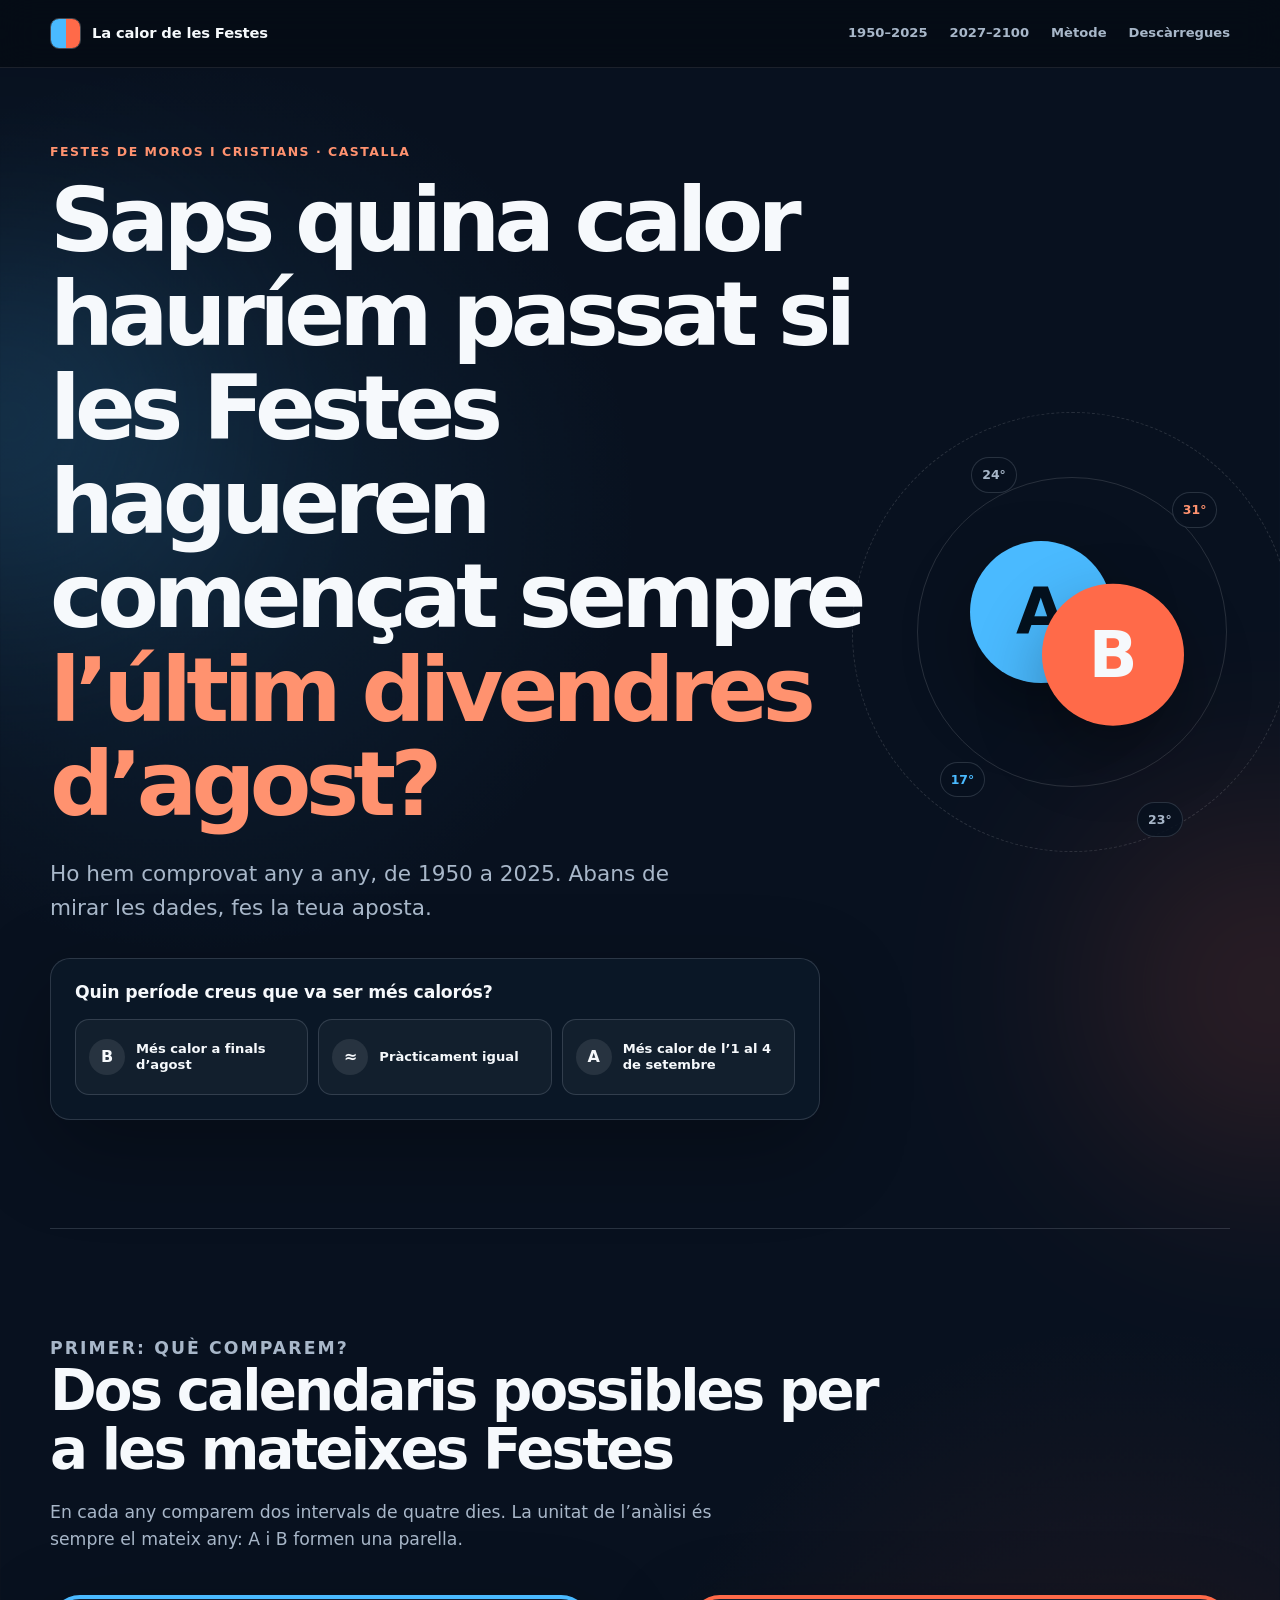
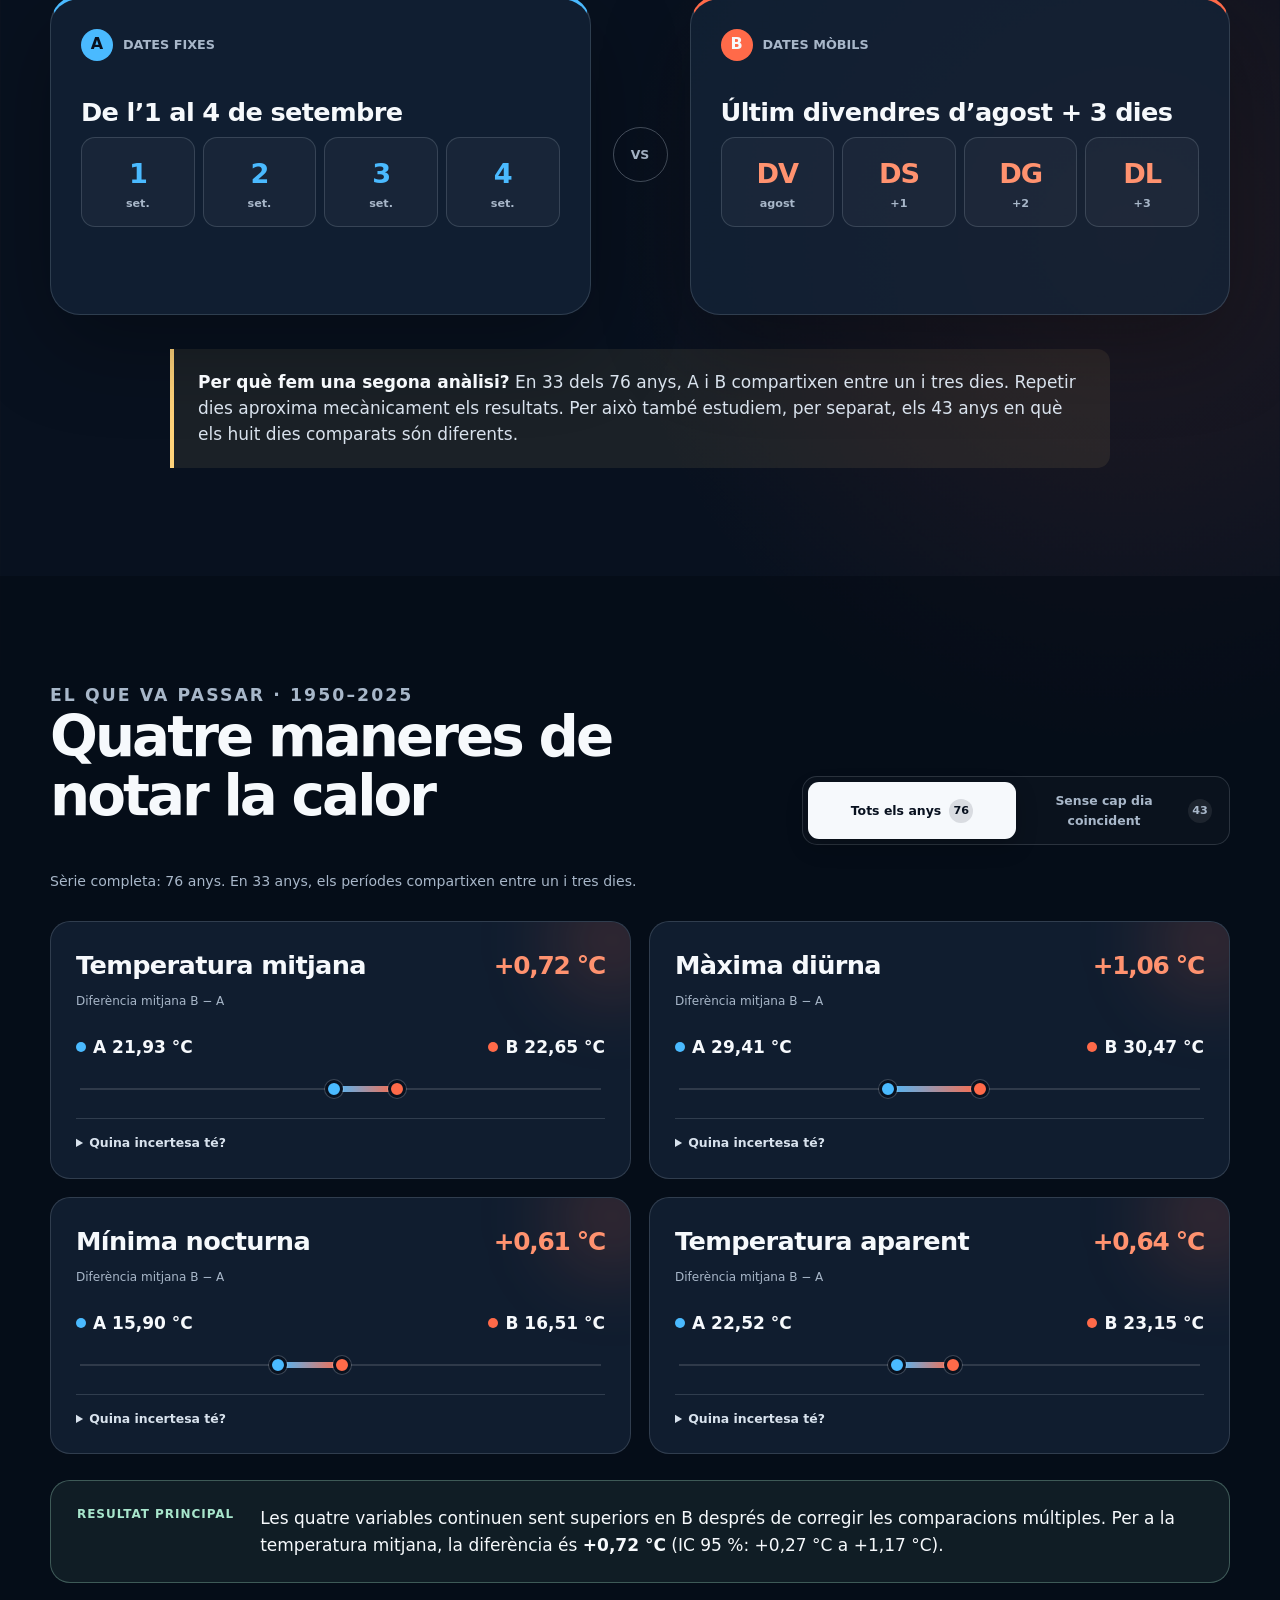
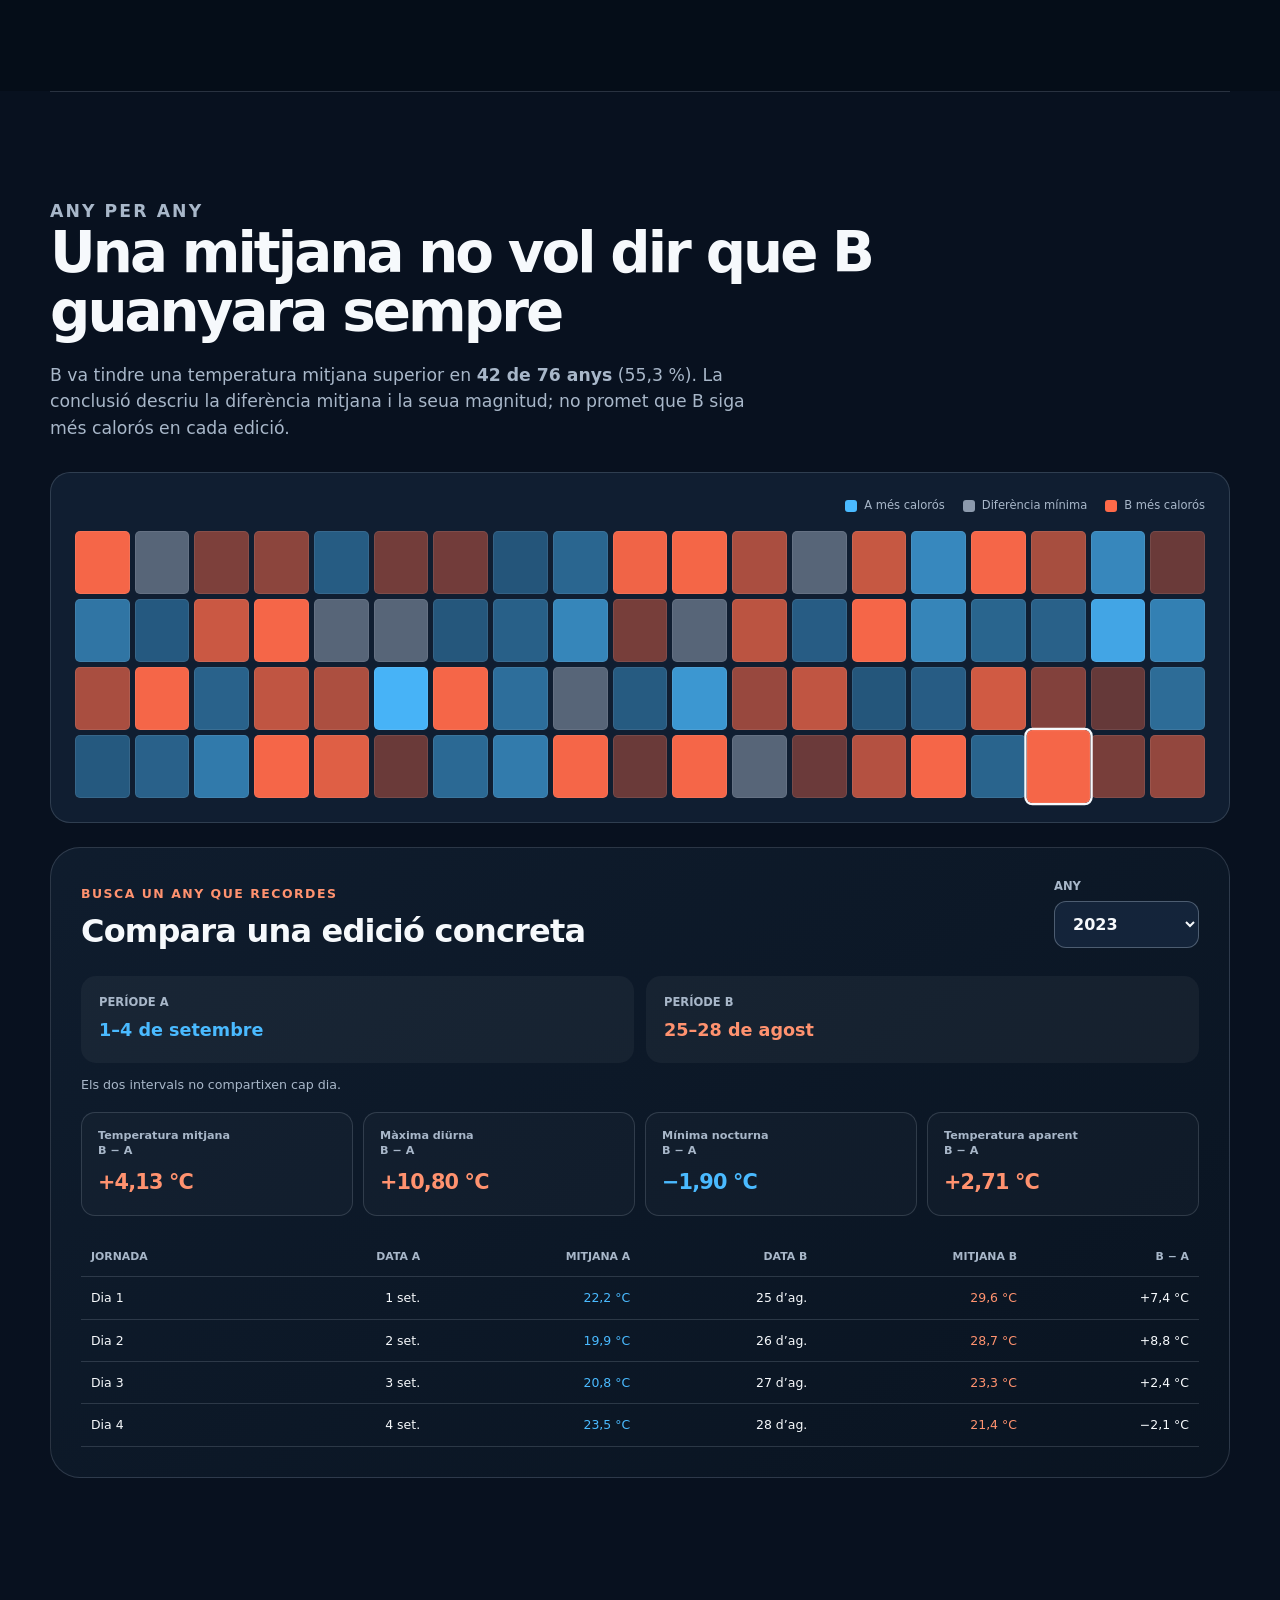
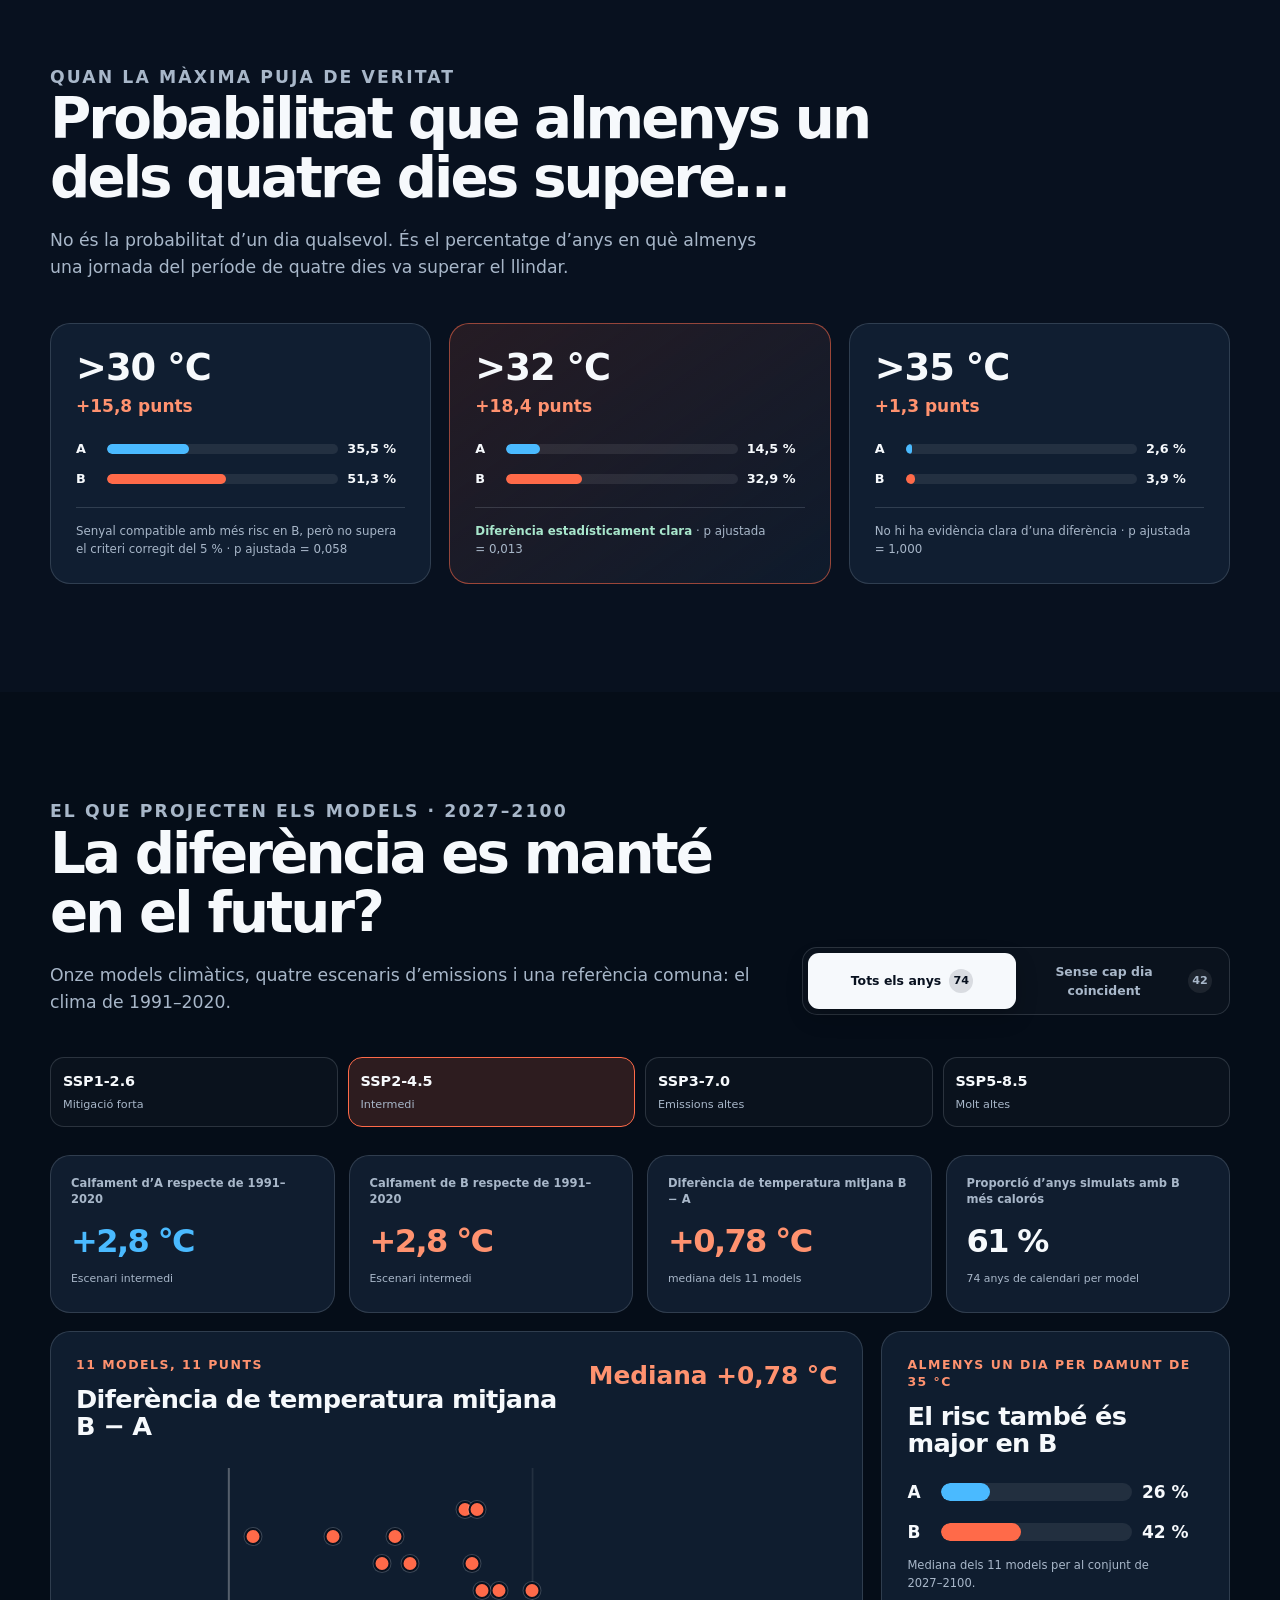
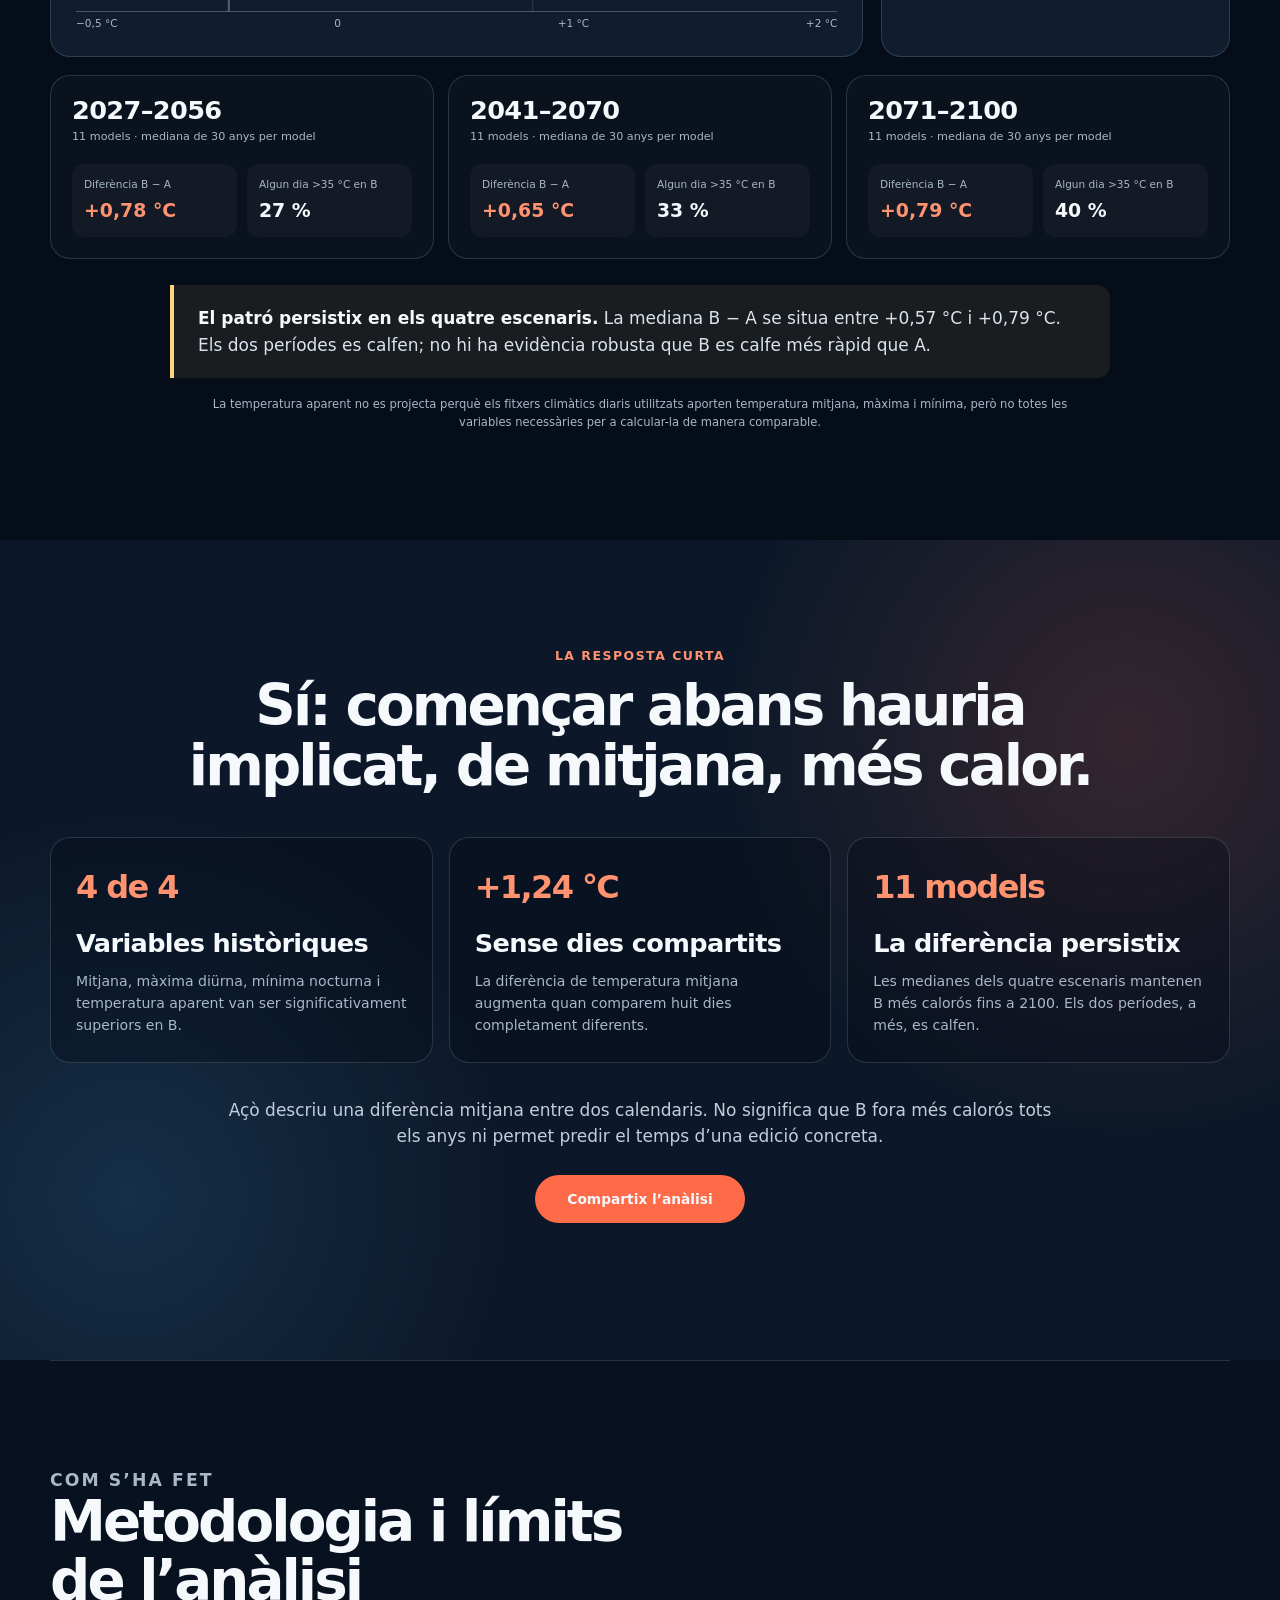
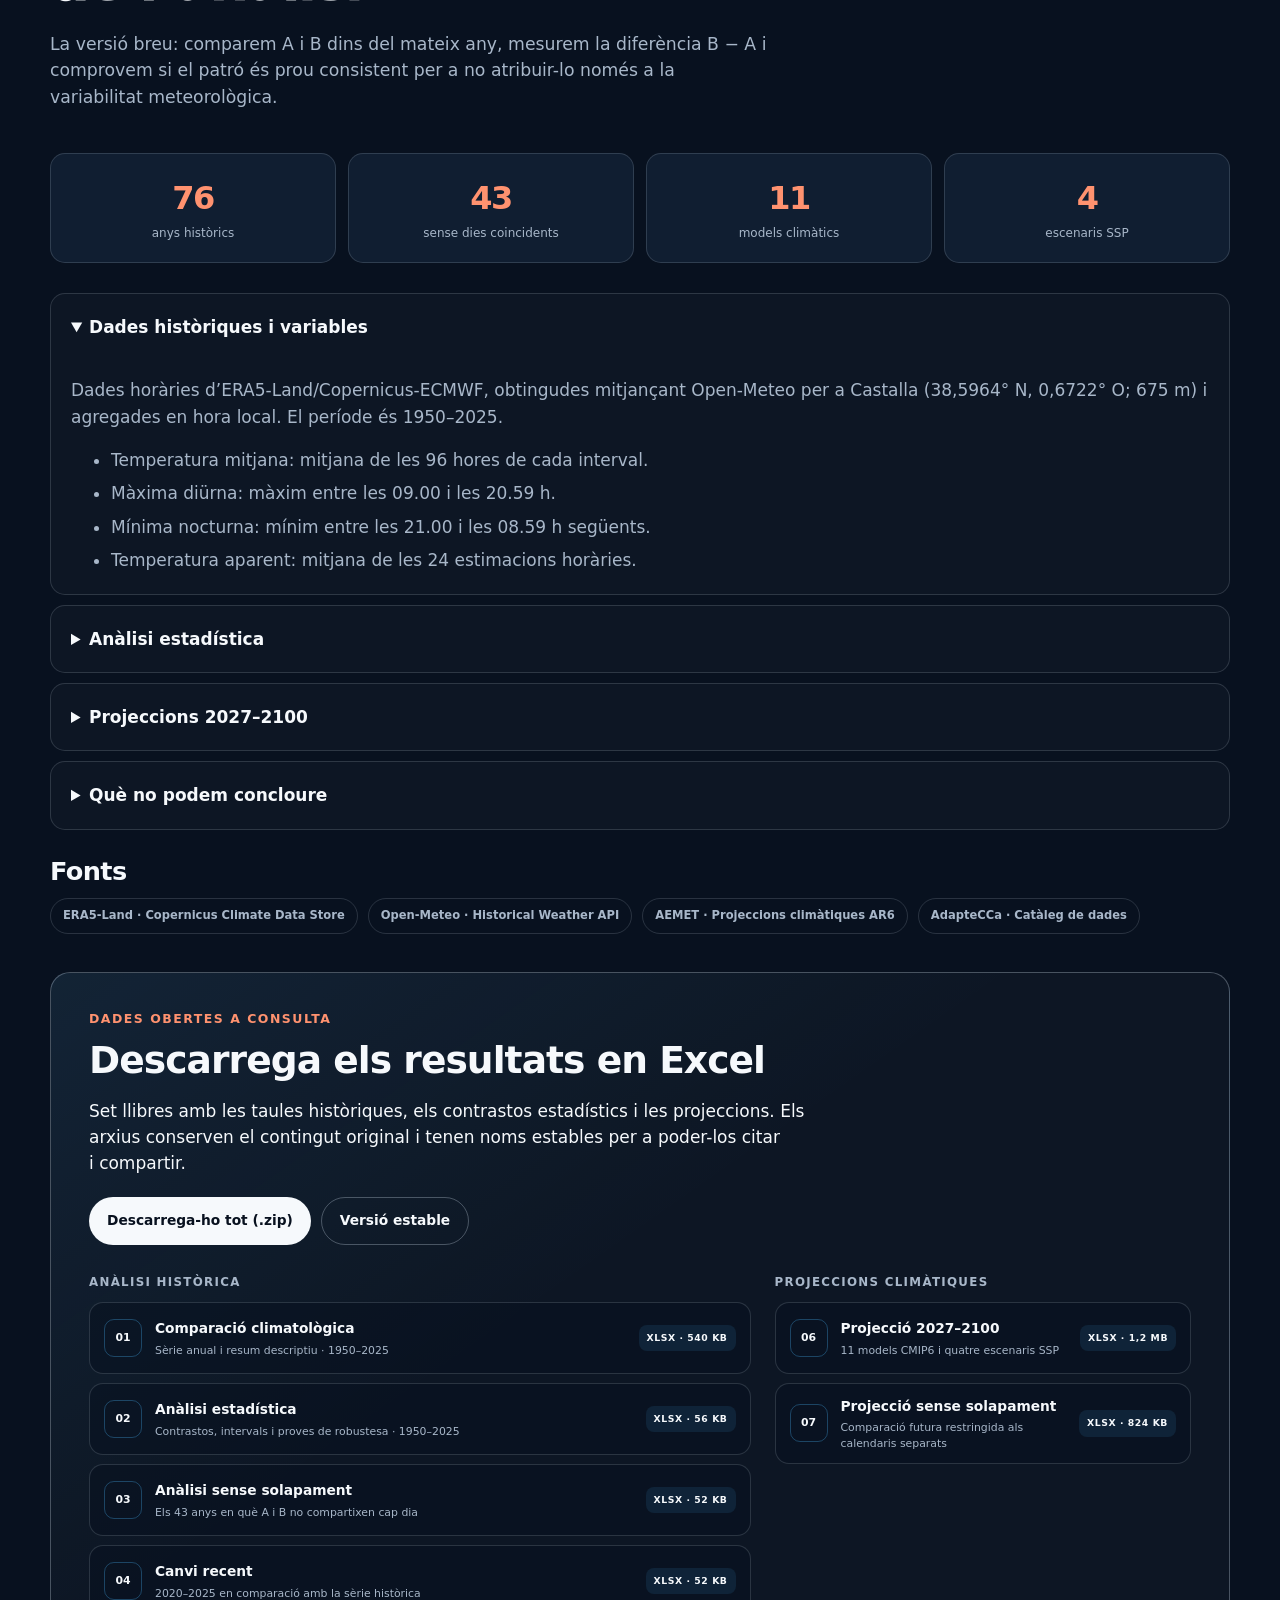
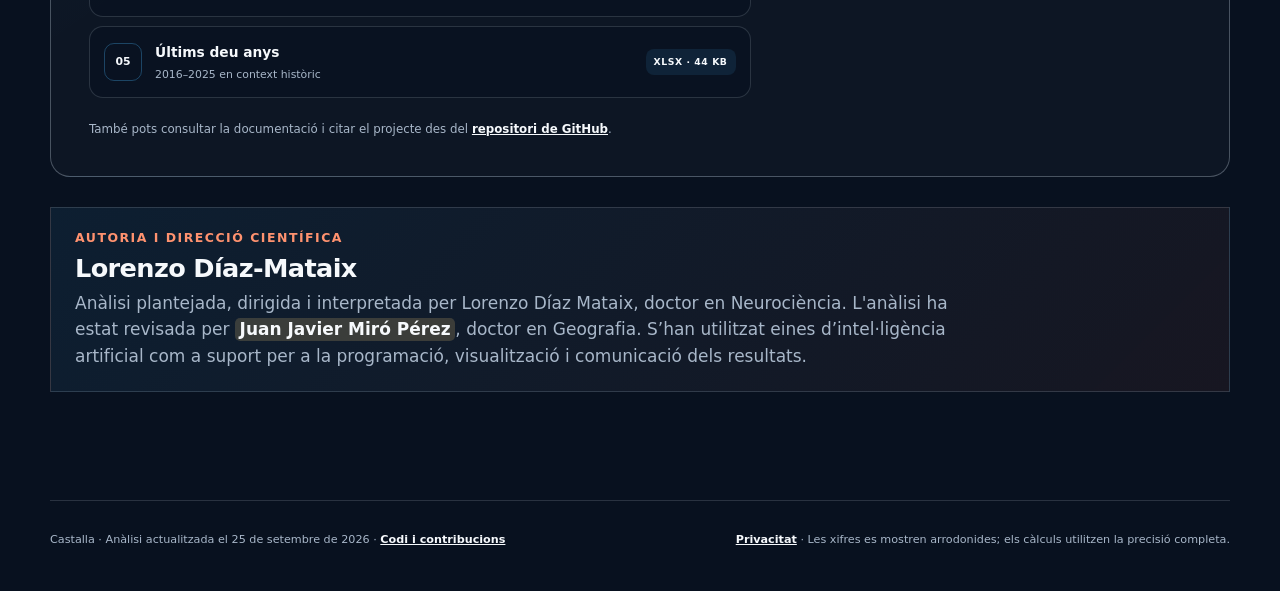
<file: index.html>
<!doctype html>
<html lang="ca-valencia">
  <head>
    <meta charset="utf-8" />
    <meta name="viewport" content="width=device-width, initial-scale=1" />
    <meta name="theme-color" content="#08111f" />
    <meta
      name="description"
      content="Una comparació interactiva de la calor a les Festes de Castalla: últim divendres d’agost o de l’1 al 4 de setembre."
    />
    <meta property="og:title" content="La calor de les Festes de Castalla" />
    <meta
      property="og:description"
      content="Quatre dies de calendari poden canviar la calor de les Festes? Descobrix les dades de 1950–2025 i les projeccions fins a 2100."
    />
    <meta property="og:type" content="website" />
    <meta property="og:url" content="https://neurospeaker.github.io/calor-festes-castalla/" />
    <meta property="og:site_name" content="La calor de les Festes de Castalla" />
    <meta property="og:locale" content="ca_ES" />
    <meta property="og:image" content="https://neurospeaker.github.io/calor-festes-castalla/assets/social-preview.png" />
    <meta property="og:image:width" content="1200" />
    <meta property="og:image:height" content="630" />
    <meta property="og:image:alt" content="Comparació dels calendaris A i B de les Festes de Castalla" />
    <meta name="twitter:card" content="summary_large_image" />
    <meta name="twitter:title" content="La calor de les Festes de Castalla" />
    <meta name="twitter:description" content="Compara la calor de dos calendaris festius amb dades de 1950–2025 i projeccions fins a 2100." />
    <meta name="twitter:image" content="https://neurospeaker.github.io/calor-festes-castalla/assets/social-preview.png" />
    <meta name="twitter:image:alt" content="Comparació dels calendaris A i B de les Festes de Castalla" />
    <link rel="canonical" href="https://neurospeaker.github.io/calor-festes-castalla/" />
    <link
      rel="icon"
      type="image/svg+xml"
      href="data:image/svg+xml,%3Csvg xmlns='http://www.w3.org/2000/svg' viewBox='0 0 64 64'%3E%3Crect width='64' height='64' rx='14' fill='%2308111f'/%3E%3Cpath d='M14 18h36v32H14z' fill='none' stroke='%23f7fbff' stroke-width='4'/%3E%3Cpath d='M14 28h36' stroke='%23f7fbff' stroke-width='4'/%3E%3Ccircle cx='25' cy='39' r='5' fill='%2349b9ff'/%3E%3Ccircle cx='40' cy='39' r='5' fill='%23ff6846'/%3E%3C/svg%3E"
    />
    <title>La calor de les Festes de Castalla</title>
    <link rel="stylesheet" href="styles.css" />
    <script
      defer
      src="https://cloud.umami.is/script.js"
      data-website-id="f5988dae-4c8d-474e-802f-45b4089c9f03"
      data-domains="neurospeaker.github.io"
    ></script>
    <script src="app.js" defer></script>
  </head>
  <body>
    <a class="skip-link" href="#contingut">Ves directament al contingut</a>

    <header class="site-header" aria-label="Navegació principal">
      <a class="brand" href="#repte" aria-label="Inici">
        <span class="brand-mark" aria-hidden="true"><i></i><i></i></span>
        <span>La calor de les Festes</span>
      </a>
      <nav class="section-nav" aria-label="Seccions">
        <a href="#historia">1950–2025</a>
        <a href="#futur">2027–2100</a>
        <a href="#metode">Mètode</a>
        <a href="#descarregues">Descàrregues</a>
      </nav>
    </header>

    <main id="contingut">
      <section class="hero section" id="repte" aria-labelledby="hero-title">
        <div class="hero-glow hero-glow-a" aria-hidden="true"></div>
        <div class="hero-glow hero-glow-b" aria-hidden="true"></div>
        <div class="hero-copy">
          <p class="eyebrow">Festes de Moros i Cristians · Castalla</p>
          <h1 id="hero-title">
            Saps quina calor hauríem passat si les Festes hagueren començat sempre
            <em>l’últim divendres d’agost?</em>
          </h1>
          <p class="hero-intro">
            Ho hem comprovat any a any, de 1950 a 2025. Abans de mirar les dades,
            fes la teua aposta.
          </p>

          <div class="quiz" aria-labelledby="quiz-title">
            <h2 id="quiz-title">Quin període creus que va ser més calorós?</h2>
            <div class="quiz-options" role="group" aria-label="Tria una resposta">
              <button class="quiz-option" data-guess="b" type="button">
                <span class="choice-letter">B</span>
                <span>Més calor a finals d’agost</span>
              </button>
              <button class="quiz-option" data-guess="same" type="button">
                <span class="choice-letter">≈</span>
                <span>Pràcticament igual</span>
              </button>
              <button class="quiz-option" data-guess="a" type="button">
                <span class="choice-letter">A</span>
                <span>Més calor de l’1 al 4 de setembre</span>
              </button>
            </div>
            <div class="quiz-answer" id="quiz-answer" hidden aria-live="polite">
              <p class="answer-kicker" id="answer-kicker"></p>
              <p class="answer-main">
                En la mitjana dels 76 anys, el període B va ser més calorós en les
                <strong>quatre variables</strong> analitzades.
              </p>
              <div class="answer-numbers">
                <div>
                  <span class="answer-value">+0,72 °C</span>
                  <span>temperatura mitjana · tots els anys</span>
                </div>
                <div>
                  <span class="answer-value">+1,24 °C</span>
                  <span>temperatura mitjana · sense dies coincidents</span>
                </div>
              </div>
              <a class="button button-primary" href="#comparacio">Vull veure com s’ha calculat</a>
            </div>
          </div>
        </div>

        <div class="hero-visual" aria-hidden="true">
          <div class="heat-ring heat-ring-1"></div>
          <div class="heat-ring heat-ring-2"></div>
          <div class="hero-a">A</div>
          <div class="hero-b">B</div>
          <div class="degree degree-1">24°</div>
          <div class="degree degree-2">31°</div>
          <div class="degree degree-3">17°</div>
          <div class="degree degree-4">23°</div>
        </div>
      </section>

      <section class="section compare-section" id="comparacio" aria-labelledby="compare-title">
        <div class="section-heading narrow">
          <p class="eyebrow">Primer: què comparem?</p>
          <h2 id="compare-title">Dos calendaris possibles per a les mateixes Festes</h2>
          <p>
            En cada any comparem dos intervals de quatre dies. La unitat de l’anàlisi
            és sempre el mateix any: A i B formen una parella.
          </p>
        </div>

        <div class="calendar-comparison">
          <article class="calendar-card calendar-a">
            <div class="calendar-label"><span>A</span> Dates fixes</div>
            <h3>De l’1 al 4 de setembre</h3>
            <div class="date-row" aria-label="1, 2, 3 i 4 de setembre">
              <span><b>1</b><small>set.</small></span>
              <span><b>2</b><small>set.</small></span>
              <span><b>3</b><small>set.</small></span>
              <span><b>4</b><small>set.</small></span>
            </div>
          </article>

          <div class="versus" aria-hidden="true">VS</div>

          <article class="calendar-card calendar-b">
            <div class="calendar-label"><span>B</span> Dates mòbils</div>
            <h3>Últim divendres d’agost + 3 dies</h3>
            <div class="date-row weekday-row" aria-label="Divendres, dissabte, diumenge i dilluns">
              <span><b>DV</b><small>agost</small></span>
              <span><b>DS</b><small>+1</small></span>
              <span><b>DG</b><small>+2</small></span>
              <span><b>DL</b><small>+3</small></span>
            </div>
          </article>
        </div>

        <div class="plain-note">
          <strong>Per què fem una segona anàlisi?</strong>
          En 33 dels 76 anys, A i B compartixen entre un i tres dies. Repetir dies
          aproxima mecànicament els resultats. Per això també estudiem, per separat,
          els 43 anys en què els huit dies comparats són diferents.
        </div>
      </section>

      <section class="section data-section" id="historia" aria-labelledby="history-title">
        <div class="section-heading">
          <div>
            <p class="eyebrow">El que va passar · 1950–2025</p>
            <h2 id="history-title">Quatre maneres de notar la calor</h2>
          </div>
          <div class="mode-control" data-mode-control="historical" role="group" aria-label="Mostra històrica">
            <button class="mode-button active" type="button" data-mode="all" aria-pressed="true">
              Tots els anys
              <small>76</small>
            </button>
            <button class="mode-button" type="button" data-mode="noOverlap" aria-pressed="false">
              Sense cap dia coincident
              <small>43</small>
            </button>
          </div>
        </div>

        <div class="mode-explainer" id="history-mode-explainer" aria-live="polite"></div>
        <div class="metric-grid" id="historical-metrics" aria-live="polite"></div>

        <div class="result-callout" id="historical-callout">
          <p class="result-label">Resultat principal</p>
          <p id="historical-callout-text"></p>
        </div>
      </section>

      <section class="section consistency-section" id="anys" aria-labelledby="years-title">
        <div class="section-heading narrow">
          <p class="eyebrow">Any per any</p>
          <h2 id="years-title">Una mitjana no vol dir que B guanyara sempre</h2>
          <p id="consistency-copy"></p>
        </div>

        <div class="year-ribbon-wrap">
          <div class="ribbon-legend" aria-hidden="true">
            <span><i class="legend-a"></i>A més calorós</span>
            <span><i class="legend-neutral"></i>Diferència mínima</span>
            <span><i class="legend-b"></i>B més calorós</span>
          </div>
          <div class="year-ribbon" id="year-ribbon" aria-label="Diferència de temperatura mitjana any per any"></div>
        </div>

        <div class="year-explorer" id="year-explorer">
          <div class="year-explorer-head">
            <div>
              <p class="eyebrow">Busca un any que recordes</p>
              <h3>Compara una edició concreta</h3>
            </div>
            <label class="year-select-label">
              <span>Any</span>
              <select id="year-select" aria-label="Selecciona un any"></select>
            </label>
          </div>

          <div class="selected-year-summary" id="selected-year-summary" aria-live="polite"></div>
          <div class="selected-year-metrics" id="selected-year-metrics"></div>
          <div class="daily-comparison" id="daily-comparison"></div>
        </div>
      </section>

      <section class="section threshold-section" id="llindars" aria-labelledby="threshold-title">
        <div class="section-heading narrow">
          <p class="eyebrow">Quan la màxima puja de veritat</p>
          <h2 id="threshold-title">Probabilitat que almenys un dels quatre dies supere…</h2>
          <p>
            No és la probabilitat d’un dia qualsevol. És el percentatge d’anys en què
            almenys una jornada del període de quatre dies va superar el llindar.
          </p>
        </div>
        <div class="threshold-grid" id="threshold-grid" aria-live="polite"></div>
      </section>

      <section class="section future-section" id="futur" aria-labelledby="future-title">
        <div class="section-heading">
          <div>
            <p class="eyebrow">El que projecten els models · 2027–2100</p>
            <h2 id="future-title">La diferència es manté en el futur?</h2>
            <p>
              Onze models climàtics, quatre escenaris d’emissions i una referència
              comuna: el clima de 1991–2020.
            </p>
          </div>
          <div class="mode-control" data-mode-control="projection" role="group" aria-label="Mostra de projecció">
            <button class="mode-button active" type="button" data-mode="all" aria-pressed="true">
              Tots els anys
              <small>74</small>
            </button>
            <button class="mode-button" type="button" data-mode="noOverlap" aria-pressed="false">
              Sense cap dia coincident
              <small>42</small>
            </button>
          </div>
        </div>

        <div class="scenario-picker" role="group" aria-label="Escenari climàtic">
          <button type="button" data-scenario="SSP1-2.6">
            <span>SSP1-2.6</span><small>Mitigació forta</small>
          </button>
          <button class="active" type="button" data-scenario="SSP2-4.5">
            <span>SSP2-4.5</span><small>Intermedi</small>
          </button>
          <button type="button" data-scenario="SSP3-7.0">
            <span>SSP3-7.0</span><small>Emissions altes</small>
          </button>
          <button type="button" data-scenario="SSP5-8.5">
            <span>SSP5-8.5</span><small>Molt altes</small>
          </button>
        </div>

        <div class="future-summary" id="future-summary" aria-live="polite"></div>

        <div class="future-two-column">
          <article class="model-panel">
            <div class="panel-heading">
              <div>
                <p class="eyebrow">11 models, 11 punts</p>
                <h3>Diferència de temperatura mitjana B − A</h3>
              </div>
              <p class="model-median" id="model-median"></p>
            </div>
            <div class="model-dot-chart" id="model-dot-chart"></div>
            <div class="model-axis" aria-hidden="true">
              <span>−0,5 °C</span><span>0</span><span>+1 °C</span><span>+2 °C</span>
            </div>
          </article>

          <article class="extreme-panel">
            <p class="eyebrow">Almenys un dia per damunt de 35 °C</p>
            <h3 id="extreme-title">El risc també és major en B</h3>
            <div class="extreme-bars" id="extreme-bars"></div>
            <p class="fine-print">Mediana dels 11 models per al conjunt de 2027–2100.</p>
          </article>
        </div>

        <div class="window-grid" id="future-windows"></div>

        <div class="plain-note future-note" id="future-conclusion"></div>
        <p class="method-note">
          La temperatura aparent no es projecta perquè els fitxers climàtics diaris
          utilitzats aporten temperatura mitjana, màxima i mínima, però no totes les
          variables necessàries per a calcular-la de manera comparable.
        </p>
      </section>

      <section class="section conclusion-section" id="conclusio" aria-labelledby="conclusion-title">
        <div class="conclusion-shell">
          <p class="eyebrow">La resposta curta</p>
          <h2 id="conclusion-title">Sí: començar abans hauria implicat, de mitjana, més calor.</h2>
          <div class="conclusion-grid">
            <article>
              <span class="conclusion-number">4 de 4</span>
              <h3>Variables històriques</h3>
              <p>
                Mitjana, màxima diürna, mínima nocturna i temperatura aparent van ser
                significativament superiors en B.
              </p>
            </article>
            <article>
              <span class="conclusion-number">+1,24 °C</span>
              <h3>Sense dies compartits</h3>
              <p>
                La diferència de temperatura mitjana augmenta quan comparem huit dies
                completament diferents.
              </p>
            </article>
            <article>
              <span class="conclusion-number">11 models</span>
              <h3>La diferència persistix</h3>
              <p>
                Les medianes dels quatre escenaris mantenen B més calorós fins a 2100.
                Els dos períodes, a més, es calfen.
              </p>
            </article>
          </div>
          <p class="conclusion-caveat">
            Açò descriu una diferència mitjana entre dos calendaris. No significa que B
            fora més calorós tots els anys ni permet predir el temps d’una edició concreta.
          </p>
          <button class="button button-share" id="share-button" type="button">Compartix l’anàlisi</button>
          <p class="share-status" id="share-status" aria-live="polite"></p>
        </div>
      </section>

      <section class="section methods-section" id="metode" aria-labelledby="methods-title">
        <div class="section-heading narrow">
          <p class="eyebrow">Com s’ha fet</p>
          <h2 id="methods-title">Metodologia i límits de l’anàlisi</h2>
          <p>
            La versió breu: comparem A i B dins del mateix any, mesurem la diferència
            B − A i comprovem si el patró és prou consistent per a no atribuir-lo només
            a la variabilitat meteorològica.
          </p>
        </div>

        <div class="method-facts" aria-label="Resum metodològic">
          <div><strong>76</strong><span>anys històrics</span></div>
          <div><strong>43</strong><span>sense dies coincidents</span></div>
          <div><strong>11</strong><span>models climàtics</span></div>
          <div><strong>4</strong><span>escenaris SSP</span></div>
        </div>

        <div class="method-accordions">
          <details open>
            <summary>Dades històriques i variables</summary>
            <div>
              <p>
                Dades horàries d’ERA5-Land/Copernicus-ECMWF, obtingudes mitjançant
                Open-Meteo per a Castalla (38,5964° N, 0,6722° O; 675 m) i agregades
                en hora local. El període és 1950–2025.
              </p>
              <ul>
                <li>Temperatura mitjana: mitjana de les 96 hores de cada interval.</li>
                <li>Màxima diürna: màxim entre les 09.00 i les 20.59 h.</li>
                <li>Mínima nocturna: mínim entre les 21.00 i les 08.59 h següents.</li>
                <li>Temperatura aparent: mitjana de les 24 estimacions horàries.</li>
              </ul>
            </div>
          </details>

          <details>
            <summary>Anàlisi estadística</summary>
            <div>
              <p>
                Disseny emparellat per any. El contrast principal és una t de Student
                bilateral sobre la diferència anual B − A, amb interval de confiança del
                95 %. Les quatre variables es corregixen conjuntament amb el mètode de Holm.
              </p>
              <p>
                La robustesa es va comprovar amb 100.000 remostrejos bootstrap BCa,
                1.000.000 de permutacions de signe, Wilcoxon, prova dels signes,
                Newey–West i bootstrap per blocs. Els llindars es van analitzar amb
                McNemar exacte.
              </p>
            </div>
          </details>

          <details>
            <summary>Projeccions 2027–2100</summary>
            <div>
              <p>
                Projeccions CMIP6 regionalitzades a 5 km per AEMET/AdapteCCa amb
                ESD-RegBA. Inclouen 11 models i els escenaris SSP1-2.6, SSP2-4.5,
                SSP3-7.0 i SSP5-8.5.
              </p>
              <p>
                Es va aplicar correcció QDM additiva preservant la tendència, calibrada
                en 1985–2014. Les xifres mostrades són medianes entre climatologies de
                models. La dispersió entre models no és un interval de confiança.
              </p>
            </div>
          </details>

          <details>
            <summary>Què no podem concloure</summary>
            <div>
              <ul>
                <li>ERA5-Land és una reanàlisi, no una sèrie instrumental local independent.</li>
                <li>Una mitjana positiva no implica que B fora més calorós cada any.</li>
                <li>La comparació descriu els intervals; no demostra una causa meteorològica.</li>
                <li>Els anys futurs dels models no són pronòstics d’edicions concretes.</li>
                <li>La hipòtesi estadística es va formalitzar després de veure els resums descriptius.</li>
              </ul>
            </div>
          </details>
        </div>

        <div class="sources">
          <h3>Fonts</h3>
          <a href="https://cds.climate.copernicus.eu/datasets/reanalysis-era5-land" target="_blank" rel="noreferrer">ERA5-Land · Copernicus Climate Data Store</a>
          <a href="https://open-meteo.com/en/docs/historical-weather-api" target="_blank" rel="noreferrer">Open-Meteo · Historical Weather API</a>
          <a href="https://www.aemet.es/es/serviciosclimaticos/cambio_climat/proyecciones-AR6" target="_blank" rel="noreferrer">AEMET · Projeccions climàtiques AR6</a>
          <a href="https://escenarios.adaptecca.es/thredds/catalog/catalog.html" target="_blank" rel="noreferrer">AdapteCCa · Catàleg de dades</a>
        </div>

        <section class="downloads-panel" id="descarregues" aria-labelledby="downloads-title">
          <div class="downloads-intro">
            <p class="eyebrow">Dades obertes a consulta</p>
            <h3 id="downloads-title">Descarrega els resultats en Excel</h3>
            <p>
              Set llibres amb les taules històriques, els contrastos estadístics i
              les projeccions. Els arxius conserven el contingut original i tenen
              noms estables per a poder-los citar i compartir.
            </p>
            <div class="downloads-actions">
              <a
                class="button button-primary"
                href="https://github.com/neurospeaker/calor-festes-castalla/archive/refs/heads/main.zip"
                data-download="project-zip"
              >Descarrega-ho tot (.zip)</a>
              <a
                class="button button-secondary"
                href="https://github.com/neurospeaker/calor-festes-castalla/releases/latest"
              >Versió estable</a>
            </div>
          </div>

          <div class="download-groups">
            <section class="download-group" aria-labelledby="downloads-historic-title">
              <h4 id="downloads-historic-title">Anàlisi històrica</h4>
              <div class="download-list">
                <a class="download-item" href="descarregues/historic/01_comparacio_climatologica_1950_2025.xlsx" download data-download="01-comparacio-climatologica">
                  <span class="download-number">01</span>
                  <span class="download-copy"><strong>Comparació climatològica</strong><small>Sèrie anual i resum descriptiu · 1950–2025</small></span>
                  <span class="download-format">XLSX · 540 KB</span>
                </a>
                <a class="download-item" href="descarregues/historic/02_analisi_estadistica_1950_2025.xlsx" download data-download="02-analisi-estadistica">
                  <span class="download-number">02</span>
                  <span class="download-copy"><strong>Anàlisi estadística</strong><small>Contrastos, intervals i proves de robustesa · 1950–2025</small></span>
                  <span class="download-format">XLSX · 56 KB</span>
                </a>
                <a class="download-item" href="descarregues/historic/03_analisi_estadistica_sense_solapament_1950_2025.xlsx" download data-download="03-analisi-sense-solapament">
                  <span class="download-number">03</span>
                  <span class="download-copy"><strong>Anàlisi sense solapament</strong><small>Els 43 anys en què A i B no compartixen cap dia</small></span>
                  <span class="download-format">XLSX · 52 KB</span>
                </a>
                <a class="download-item" href="descarregues/historic/04_canvi_recent_2020_2025_vs_1950_2025.xlsx" download data-download="04-canvi-recent">
                  <span class="download-number">04</span>
                  <span class="download-copy"><strong>Canvi recent</strong><small>2020–2025 en comparació amb la sèrie històrica</small></span>
                  <span class="download-format">XLSX · 52 KB</span>
                </a>
                <a class="download-item" href="descarregues/historic/05_ultims_10_anys_2016_2025_vs_1950_2025.xlsx" download data-download="05-ultims-deu-anys">
                  <span class="download-number">05</span>
                  <span class="download-copy"><strong>Últims deu anys</strong><small>2016–2025 en context històric</small></span>
                  <span class="download-format">XLSX · 44 KB</span>
                </a>
              </div>
            </section>

            <section class="download-group" aria-labelledby="downloads-projections-title">
              <h4 id="downloads-projections-title">Projeccions climàtiques</h4>
              <div class="download-list">
                <a class="download-item" href="descarregues/projeccions/06_projeccio_climatica_2027_2100.xlsx" download data-download="06-projeccio-climatica">
                  <span class="download-number">06</span>
                  <span class="download-copy"><strong>Projecció 2027–2100</strong><small>11 models CMIP6 i quatre escenaris SSP</small></span>
                  <span class="download-format">XLSX · 1,2 MB</span>
                </a>
                <a class="download-item" href="descarregues/projeccions/07_projeccio_climatica_2027_2100_sense_solapament.xlsx" download data-download="07-projeccio-sense-solapament">
                  <span class="download-number">07</span>
                  <span class="download-copy"><strong>Projecció sense solapament</strong><small>Comparació futura restringida als calendaris separats</small></span>
                  <span class="download-format">XLSX · 824 KB</span>
                </a>
              </div>
            </section>
          </div>

          <p class="downloads-note">
            També pots consultar la documentació i citar el projecte des del
            <a href="https://github.com/neurospeaker/calor-festes-castalla" target="_blank" rel="noreferrer">repositori de GitHub</a>.
          </p>
        </section>

        <aside class="authorship" aria-labelledby="authorship-title">
          <p class="eyebrow">Autoria i direcció científica</p>
          <h3 id="authorship-title">Lorenzo Díaz-Mataix</h3>
          <p>
            Anàlisi plantejada, dirigida i interpretada per Lorenzo Díaz Mataix,
            doctor en Neurociència. L'anàlisi ha estat revisada per
            <strong class="scientific-reviewer">Juan Javier Miró Pérez</strong>,
            doctor en Geografia. S’han utilitzat eines d’intel·ligència artificial
            com a suport per a la programació, visualització i comunicació dels
            resultats.
          </p>
        </aside>
      </section>
    </main>

    <footer>
      <p>Castalla · Anàlisi actualitzada el 25 de setembre de 2026 · <a href="https://github.com/neurospeaker/calor-festes-castalla">Codi i contribucions</a></p>
      <p><a href="https://github.com/neurospeaker/calor-festes-castalla/blob/main/PRIVACY.md">Privacitat</a> · Les xifres es mostren arrodonides; els càlculs utilitzen la precisió completa.</p>
    </footer>

    <noscript>
      <div class="noscript">Esta experiència necessita JavaScript per a mostrar els gràfics interactius.</div>
    </noscript>
  </body>
</html>
</file>
<file: styles.css>
:root {
  color-scheme: dark;
  --bg: #08111f;
  --bg-deep: #050b14;
  --panel: #101d2f;
  --panel-2: #14243a;
  --panel-soft: rgba(20, 36, 58, 0.72);
  --line: rgba(224, 239, 255, 0.15);
  --line-strong: rgba(224, 239, 255, 0.28);
  --text: #f6f9fc;
  --muted: #a8b7c9;
  --a: #4abaff;
  --a-soft: rgba(74, 186, 255, 0.16);
  --b: #ff6a49;
  --b-bright: #ff926f;
  --b-soft: rgba(255, 106, 73, 0.16);
  --neutral: #8c9aad;
  --good: #a8e6cc;
  --warning: #ffd37a;
  --max: 1180px;
  --radius-lg: 30px;
  --radius: 20px;
  --radius-sm: 13px;
  --shadow: 0 30px 90px rgba(0, 0, 0, 0.3);
  --font: "Avenir Next", Avenir, "Segoe UI", system-ui, -apple-system, sans-serif;
}

* {
  box-sizing: border-box;
}

html {
  scroll-behavior: smooth;
  scroll-padding-top: 84px;
}

body {
  margin: 0;
  min-width: 320px;
  overflow-x: hidden;
  background:
    radial-gradient(circle at 15% 5%, rgba(74, 186, 255, 0.1), transparent 28rem),
    radial-gradient(circle at 88% 18%, rgba(255, 106, 73, 0.1), transparent 32rem),
    var(--bg);
  color: var(--text);
  font-family: var(--font);
  font-size: 17px;
  line-height: 1.55;
  -webkit-font-smoothing: antialiased;
}

button,
select {
  font: inherit;
}

button,
a {
  -webkit-tap-highlight-color: transparent;
}

a {
  color: inherit;
}

button:focus-visible,
a:focus-visible,
select:focus-visible,
summary:focus-visible {
  outline: 3px solid var(--warning);
  outline-offset: 4px;
}

.skip-link {
  position: fixed;
  z-index: 1000;
  top: 10px;
  left: 10px;
  padding: 10px 14px;
  border-radius: 10px;
  background: var(--text);
  color: var(--bg);
  transform: translateY(-160%);
  transition: transform 160ms ease;
}

.skip-link:focus {
  transform: translateY(0);
}

.site-header {
  position: sticky;
  z-index: 100;
  top: 0;
  display: flex;
  align-items: center;
  justify-content: space-between;
  gap: 24px;
  min-height: 68px;
  padding: 12px max(20px, calc((100vw - var(--max)) / 2));
  border-bottom: 1px solid rgba(255, 255, 255, 0.09);
  background: rgba(5, 11, 20, 0.82);
  backdrop-filter: blur(18px);
}

.brand {
  display: inline-flex;
  align-items: center;
  gap: 11px;
  color: var(--text);
  font-size: 0.92rem;
  font-weight: 750;
  letter-spacing: -0.01em;
  text-decoration: none;
}

.brand-mark {
  display: grid;
  grid-template-columns: 1fr 1fr;
  width: 31px;
  height: 31px;
  overflow: hidden;
  border: 1px solid rgba(255, 255, 255, 0.25);
  border-radius: 9px;
}

.brand-mark i:first-child {
  background: var(--a);
}

.brand-mark i:last-child {
  background: var(--b);
}

.section-nav {
  display: flex;
  gap: 22px;
}

.section-nav a {
  color: var(--muted);
  font-size: 0.82rem;
  font-weight: 700;
  text-decoration: none;
  transition: color 150ms ease;
}

.section-nav a:hover {
  color: var(--text);
}

.section {
  position: relative;
  width: min(var(--max), calc(100% - 40px));
  margin: 0 auto;
  padding: 108px 0;
}

.eyebrow {
  margin: 0 0 12px;
  color: var(--b-bright);
  font-size: 0.78rem;
  font-weight: 800;
  letter-spacing: 0.12em;
  line-height: 1.35;
  text-transform: uppercase;
}

h1,
h2,
h3,
p {
  text-wrap: pretty;
}

h1,
h2,
h3 {
  margin-top: 0;
  line-height: 1.05;
}

h1 {
  max-width: 850px;
  margin-bottom: 26px;
  font-size: clamp(2.75rem, 7vw, 6.15rem);
  font-weight: 820;
  letter-spacing: -0.064em;
}

h1 em {
  color: var(--b-bright);
  font-style: normal;
}

h2 {
  margin-bottom: 20px;
  font-size: clamp(2.05rem, 4.4vw, 4.35rem);
  font-weight: 790;
  letter-spacing: -0.052em;
}

h3 {
  margin-bottom: 12px;
  font-size: clamp(1.25rem, 2vw, 1.65rem);
  letter-spacing: -0.025em;
}

.hero {
  display: grid;
  grid-template-columns: minmax(0, 1fr) minmax(260px, 0.38fr);
  align-items: center;
  gap: 34px;
  min-height: calc(100svh - 68px);
  padding-top: 76px;
}

.hero-intro {
  max-width: 680px;
  margin: 0 0 34px;
  color: var(--muted);
  font-size: clamp(1.08rem, 2vw, 1.35rem);
}

.hero-glow {
  position: absolute;
  z-index: -1;
  width: 360px;
  height: 360px;
  border-radius: 50%;
  filter: blur(110px);
  opacity: 0.16;
  pointer-events: none;
}

.hero-glow-a {
  top: 15%;
  left: -220px;
  background: var(--a);
}

.hero-glow-b {
  right: -220px;
  bottom: 5%;
  background: var(--b);
}

.quiz {
  max-width: 770px;
  padding: 24px;
  border: 1px solid var(--line);
  border-radius: var(--radius);
  background: rgba(12, 25, 42, 0.76);
  box-shadow: var(--shadow);
}

.quiz h2 {
  margin-bottom: 18px;
  font-size: 1.08rem;
  letter-spacing: -0.01em;
}

.quiz-options {
  display: grid;
  grid-template-columns: repeat(3, minmax(0, 1fr));
  gap: 10px;
}

.quiz-option {
  display: flex;
  align-items: center;
  gap: 11px;
  min-height: 76px;
  padding: 13px;
  border: 1px solid var(--line);
  border-radius: 14px;
  background: rgba(255, 255, 255, 0.035);
  color: var(--text);
  font-size: 0.82rem;
  font-weight: 700;
  line-height: 1.25;
  text-align: left;
  cursor: pointer;
  transition:
    border-color 160ms ease,
    background 160ms ease,
    transform 160ms ease;
}

.quiz-option:hover {
  border-color: var(--line-strong);
  background: rgba(255, 255, 255, 0.07);
  transform: translateY(-2px);
}

.quiz-option.selected {
  border-color: var(--b);
  background: var(--b-soft);
}

.choice-letter {
  display: grid;
  flex: 0 0 36px;
  height: 36px;
  place-items: center;
  border-radius: 50%;
  background: rgba(255, 255, 255, 0.09);
  font-size: 1rem;
}

.quiz-answer {
  margin-top: 20px;
  padding-top: 22px;
  border-top: 1px solid var(--line);
  animation: reveal 450ms ease both;
}

.answer-kicker {
  margin: 0 0 8px;
  color: var(--good);
  font-weight: 800;
}

.answer-main {
  max-width: 640px;
  margin: 0 0 18px;
  font-size: 1.08rem;
}

.answer-numbers {
  display: grid;
  grid-template-columns: repeat(2, minmax(0, 1fr));
  gap: 10px;
  margin-bottom: 20px;
}

.answer-numbers div {
  padding: 14px;
  border-radius: 14px;
  background: rgba(255, 255, 255, 0.04);
}

.answer-numbers span {
  display: block;
}

.answer-value {
  color: var(--b-bright);
  font-size: 1.55rem;
  font-weight: 850;
  letter-spacing: -0.04em;
}

.answer-value + span {
  color: var(--muted);
  font-size: 0.74rem;
}

.button {
  display: inline-flex;
  align-items: center;
  justify-content: center;
  min-height: 48px;
  padding: 12px 18px;
  border: 0;
  border-radius: 999px;
  font-size: 0.86rem;
  font-weight: 800;
  text-decoration: none;
  cursor: pointer;
}

.button-primary {
  background: var(--text);
  color: var(--bg);
}

.button-secondary {
  border: 1px solid var(--line-strong);
  background: transparent;
  color: var(--text);
}

.hero-visual {
  position: relative;
  min-height: 500px;
}

.heat-ring {
  position: absolute;
  top: 50%;
  left: 50%;
  border: 1px solid rgba(255, 255, 255, 0.13);
  border-radius: 50%;
  transform: translate(-50%, -50%);
}

.heat-ring-1 {
  width: 310px;
  height: 310px;
}

.heat-ring-2 {
  width: 440px;
  height: 440px;
  border-style: dashed;
  animation: rotate 38s linear infinite;
}

.hero-a,
.hero-b {
  position: absolute;
  top: 50%;
  display: grid;
  width: 142px;
  height: 142px;
  place-items: center;
  border-radius: 50%;
  font-size: 4rem;
  font-weight: 900;
  box-shadow: 0 28px 70px rgba(0, 0, 0, 0.32);
}

.hero-a {
  left: 40%;
  background: var(--a);
  color: #04111e;
  transform: translate(-50%, -64%);
}

.hero-b {
  left: 63%;
  background: var(--b);
  transform: translate(-50%, -34%);
}

.degree {
  position: absolute;
  padding: 7px 10px;
  border: 1px solid var(--line);
  border-radius: 999px;
  background: rgba(8, 17, 31, 0.85);
  color: var(--muted);
  font-size: 0.78rem;
  font-weight: 800;
}

.degree-1 { top: 15%; left: 18%; }
.degree-2 { top: 22%; right: 4%; color: var(--b-bright); }
.degree-3 { bottom: 17%; left: 8%; color: var(--a); }
.degree-4 { right: 15%; bottom: 9%; }

.section-heading {
  display: flex;
  align-items: end;
  justify-content: space-between;
  gap: 42px;
  margin-bottom: 42px;
}

.section-heading > div:first-child {
  max-width: 710px;
}

.section-heading p,
.section-heading.narrow p {
  max-width: 720px;
  margin: 0;
  color: var(--muted);
  font-size: 1.08rem;
}

.section-heading.narrow {
  display: block;
  max-width: 850px;
}

.compare-section,
.consistency-section,
.methods-section {
  border-top: 1px solid var(--line);
}

.calendar-comparison {
  display: grid;
  grid-template-columns: minmax(0, 1fr) auto minmax(0, 1fr);
  align-items: center;
  gap: 22px;
}

.calendar-card {
  min-height: 320px;
  padding: 30px;
  border: 1px solid var(--line);
  border-radius: var(--radius-lg);
  background: var(--panel-soft);
  box-shadow: var(--shadow);
}

.calendar-a {
  border-top: 4px solid var(--a);
}

.calendar-b {
  border-top: 4px solid var(--b);
}

.calendar-label {
  display: flex;
  align-items: center;
  gap: 10px;
  margin-bottom: 38px;
  color: var(--muted);
  font-size: 0.8rem;
  font-weight: 750;
  text-transform: uppercase;
}

.calendar-label span {
  display: grid;
  width: 32px;
  height: 32px;
  place-items: center;
  border-radius: 50%;
  color: var(--bg);
  font-size: 1rem;
  font-weight: 900;
}

.calendar-a .calendar-label span { background: var(--a); }
.calendar-b .calendar-label span { background: var(--b); color: var(--text); }

.date-row {
  display: grid;
  grid-template-columns: repeat(4, minmax(0, 1fr));
  gap: 8px;
}

.date-row span {
  display: flex;
  min-height: 90px;
  flex-direction: column;
  align-items: center;
  justify-content: center;
  border: 1px solid var(--line);
  border-radius: 14px;
  background: rgba(255, 255, 255, 0.035);
}

.date-row b {
  font-size: 1.7rem;
  letter-spacing: -0.04em;
}

.date-row small {
  color: var(--muted);
  font-size: 0.7rem;
  font-weight: 700;
}

.calendar-a .date-row b { color: var(--a); }
.calendar-b .date-row b { color: var(--b-bright); }

.versus {
  display: grid;
  width: 55px;
  height: 55px;
  place-items: center;
  border: 1px solid var(--line-strong);
  border-radius: 50%;
  color: var(--muted);
  font-size: 0.78rem;
  font-weight: 900;
}

.plain-note {
  max-width: 940px;
  margin: 34px auto 0;
  padding: 20px 24px;
  border-left: 4px solid var(--warning);
  border-radius: 0 var(--radius-sm) var(--radius-sm) 0;
  background: rgba(255, 211, 122, 0.08);
  color: #d9e2ed;
}

.plain-note strong {
  color: var(--text);
}

.data-section,
.future-section {
  width: 100%;
  max-width: none;
  padding-inline: max(20px, calc((100vw - var(--max)) / 2));
  background: rgba(4, 10, 18, 0.48);
}

.mode-control {
  display: grid;
  grid-template-columns: repeat(2, minmax(0, 1fr));
  min-width: 400px;
  padding: 5px;
  border: 1px solid var(--line);
  border-radius: 15px;
  background: rgba(255, 255, 255, 0.025);
}

.mode-button {
  display: flex;
  min-height: 56px;
  align-items: center;
  justify-content: center;
  gap: 8px;
  padding: 9px 12px;
  border: 0;
  border-radius: 11px;
  background: transparent;
  color: var(--muted);
  font-size: 0.78rem;
  font-weight: 750;
  cursor: pointer;
}

.mode-button small {
  display: grid;
  min-width: 24px;
  height: 24px;
  place-items: center;
  border-radius: 999px;
  background: rgba(255, 255, 255, 0.08);
  color: inherit;
  font-size: 0.7rem;
}

.mode-button.active {
  background: var(--text);
  color: var(--bg);
  box-shadow: 0 8px 22px rgba(0, 0, 0, 0.2);
}

.mode-button.active small {
  background: rgba(8, 17, 31, 0.12);
}

.mode-explainer {
  margin: -16px 0 28px;
  color: var(--muted);
  font-size: 0.88rem;
}

.metric-grid {
  display: grid;
  grid-template-columns: repeat(2, minmax(0, 1fr));
  gap: 18px;
}

.metric-card {
  position: relative;
  overflow: hidden;
  padding: 25px;
  border: 1px solid var(--line);
  border-radius: var(--radius);
  background: var(--panel);
}

.metric-card::before {
  position: absolute;
  top: 0;
  right: 0;
  width: 120px;
  height: 120px;
  border-radius: 50%;
  background: var(--b-soft);
  content: "";
  filter: blur(38px);
  transform: translate(35%, -35%);
}

.metric-title-row,
.metric-values {
  position: relative;
  z-index: 1;
  display: flex;
  align-items: baseline;
  justify-content: space-between;
  gap: 16px;
}

.metric-title-row h3 {
  margin: 0;
}

.metric-diff {
  color: var(--b-bright);
  font-size: 1.55rem;
  font-weight: 880;
  letter-spacing: -0.05em;
}

.metric-subtitle {
  margin: 7px 0 23px;
  color: var(--muted);
  font-size: 0.75rem;
}

.metric-values {
  margin-bottom: 12px;
  font-variant-numeric: tabular-nums;
}

.metric-values span {
  display: flex;
  align-items: center;
  gap: 7px;
  font-weight: 800;
}

.metric-values i {
  width: 10px;
  height: 10px;
  border-radius: 50%;
}

.metric-values .value-a i { background: var(--a); }
.metric-values .value-b i { background: var(--b); }

.dot-scale {
  position: relative;
  height: 34px;
  margin: 8px 4px 12px;
}

.dot-scale::before {
  position: absolute;
  top: 16px;
  right: 0;
  left: 0;
  height: 2px;
  background: rgba(255, 255, 255, 0.13);
  content: "";
}

.dot-scale .connector {
  position: absolute;
  top: 14px;
  left: var(--a-pos);
  width: calc(var(--b-pos) - var(--a-pos));
  height: 6px;
  border-radius: 999px;
  background: linear-gradient(90deg, var(--a), var(--b));
}

.dot-scale .dot {
  position: absolute;
  top: 8px;
  width: 18px;
  height: 18px;
  border: 3px solid var(--bg);
  border-radius: 50%;
  transform: translateX(-50%);
  box-shadow: 0 0 0 1px rgba(255, 255, 255, 0.18);
}

.dot-scale .dot-a { left: var(--a-pos); background: var(--a); }
.dot-scale .dot-b { left: var(--b-pos); background: var(--b); }

.metric-card details {
  border-top: 1px solid var(--line);
  color: var(--muted);
  font-size: 0.78rem;
}

.metric-card summary {
  padding-top: 14px;
  color: #d8e2ed;
  font-weight: 750;
  cursor: pointer;
}

.metric-card details p {
  margin-bottom: 0;
}

.result-callout {
  display: grid;
  grid-template-columns: auto minmax(0, 1fr);
  gap: 26px;
  margin-top: 26px;
  padding: 24px 26px;
  border: 1px solid rgba(168, 230, 204, 0.3);
  border-radius: var(--radius);
  background: rgba(168, 230, 204, 0.07);
}

.result-label {
  margin: 0;
  color: var(--good);
  font-size: 0.75rem;
  font-weight: 850;
  letter-spacing: 0.08em;
  text-transform: uppercase;
}

.result-callout p:last-child {
  margin: 0;
}

.consistency-section .section-heading {
  margin-bottom: 30px;
}

.year-ribbon-wrap {
  padding: 24px;
  border: 1px solid var(--line);
  border-radius: var(--radius);
  background: var(--panel-soft);
}

.ribbon-legend {
  display: flex;
  flex-wrap: wrap;
  gap: 18px;
  justify-content: flex-end;
  margin-bottom: 16px;
  color: var(--muted);
  font-size: 0.72rem;
}

.ribbon-legend span {
  display: flex;
  align-items: center;
  gap: 7px;
}

.ribbon-legend i {
  width: 12px;
  height: 12px;
  border-radius: 3px;
}

.legend-a { background: var(--a); }
.legend-neutral { background: var(--neutral); }
.legend-b { background: var(--b); }

.year-ribbon {
  display: grid;
  grid-template-columns: repeat(19, minmax(0, 1fr));
  gap: 5px;
}

.year-tile {
  position: relative;
  min-width: 0;
  aspect-ratio: 1 / 1.15;
  padding: 0;
  border: 1px solid rgba(255, 255, 255, 0.08);
  border-radius: 5px;
  background: var(--tile-color);
  cursor: pointer;
  transition: transform 120ms ease, box-shadow 120ms ease;
}

.year-tile:hover,
.year-tile.selected {
  z-index: 2;
  transform: scale(1.16);
  box-shadow: 0 0 0 2px var(--text);
}

.year-tile.filtered {
  display: none;
}

.year-explorer {
  margin-top: 24px;
  padding: 30px;
  border: 1px solid var(--line);
  border-radius: var(--radius-lg);
  background: linear-gradient(145deg, rgba(16, 29, 47, 0.94), rgba(10, 20, 34, 0.94));
}

.year-explorer-head {
  display: flex;
  align-items: end;
  justify-content: space-between;
  gap: 24px;
  margin-bottom: 28px;
}

.year-explorer-head h3 {
  margin: 0;
  font-size: 2rem;
}

.year-select-label {
  display: grid;
  gap: 6px;
  color: var(--muted);
  font-size: 0.72rem;
  font-weight: 750;
  text-transform: uppercase;
}

.year-select-label select {
  min-width: 145px;
  padding: 12px 40px 12px 14px;
  border: 1px solid var(--line-strong);
  border-radius: 12px;
  background: var(--panel-2);
  color: var(--text);
  font-size: 1rem;
  font-weight: 800;
}

.selected-year-summary {
  display: grid;
  grid-template-columns: repeat(2, minmax(0, 1fr));
  gap: 12px;
  margin-bottom: 18px;
}

.date-summary {
  padding: 18px;
  border-radius: 15px;
  background: rgba(255, 255, 255, 0.045);
}

.date-summary span,
.date-summary strong {
  display: block;
}

.date-summary span {
  color: var(--muted);
  font-size: 0.72rem;
  font-weight: 750;
  text-transform: uppercase;
}

.date-summary strong {
  margin-top: 5px;
  font-size: 1.1rem;
}

.date-summary.a strong { color: var(--a); }
.date-summary.b strong { color: var(--b-bright); }

.overlap-note {
  grid-column: 1 / -1;
  margin: 0;
  color: var(--muted);
  font-size: 0.79rem;
}

.selected-year-metrics {
  display: grid;
  grid-template-columns: repeat(4, minmax(0, 1fr));
  gap: 10px;
  margin-bottom: 22px;
}

.year-metric {
  padding: 16px;
  border: 1px solid var(--line);
  border-radius: 14px;
  background: rgba(255, 255, 255, 0.025);
}

.year-metric span,
.year-metric strong {
  display: block;
}

.year-metric span {
  min-height: 2.7em;
  color: var(--muted);
  font-size: 0.7rem;
  font-weight: 700;
  line-height: 1.3;
}

.year-metric strong {
  margin-top: 7px;
  color: var(--b-bright);
  font-size: 1.3rem;
  letter-spacing: -0.04em;
}

.daily-comparison {
  overflow-x: auto;
}

.daily-table {
  width: 100%;
  min-width: 650px;
  border-collapse: collapse;
  font-size: 0.78rem;
}

.daily-table th,
.daily-table td {
  padding: 11px 10px;
  border-bottom: 1px solid var(--line);
  text-align: right;
  font-variant-numeric: tabular-nums;
}

.daily-table th:first-child,
.daily-table td:first-child {
  text-align: left;
}

.daily-table th {
  color: var(--muted);
  font-size: 0.68rem;
  text-transform: uppercase;
}

.daily-table .cell-a { color: var(--a); }
.daily-table .cell-b { color: var(--b-bright); }

.threshold-section {
  padding-top: 80px;
}

.threshold-grid {
  display: grid;
  grid-template-columns: repeat(3, minmax(0, 1fr));
  gap: 18px;
}

.threshold-card {
  padding: 25px;
  border: 1px solid var(--line);
  border-radius: var(--radius);
  background: var(--panel-soft);
}

.threshold-card.highlight {
  border-color: rgba(255, 106, 73, 0.55);
  background: linear-gradient(145deg, rgba(255, 106, 73, 0.12), rgba(16, 29, 47, 0.84));
}

.threshold-card h3 {
  margin-bottom: 5px;
  font-size: 2.3rem;
}

.threshold-diff {
  margin: 0 0 20px;
  color: var(--b-bright);
  font-weight: 820;
}

.threshold-bar-row {
  display: grid;
  grid-template-columns: 22px minmax(0, 1fr) 58px;
  align-items: center;
  gap: 9px;
  margin: 10px 0;
  font-size: 0.8rem;
  font-weight: 800;
}

.threshold-track {
  height: 10px;
  overflow: hidden;
  border-radius: 999px;
  background: rgba(255, 255, 255, 0.08);
}

.threshold-fill {
  height: 100%;
  width: var(--width);
  border-radius: inherit;
}

.threshold-bar-row.a .threshold-fill { background: var(--a); }
.threshold-bar-row.b .threshold-fill { background: var(--b); }

.threshold-significance {
  margin: 18px 0 0;
  padding-top: 14px;
  border-top: 1px solid var(--line);
  color: var(--muted);
  font-size: 0.74rem;
}

.threshold-significance strong {
  color: var(--good);
}

.scenario-picker {
  display: grid;
  grid-template-columns: repeat(4, minmax(0, 1fr));
  gap: 10px;
  margin-bottom: 28px;
}

.scenario-picker button {
  display: grid;
  gap: 2px;
  min-height: 70px;
  padding: 12px;
  border: 1px solid var(--line);
  border-radius: 14px;
  background: rgba(255, 255, 255, 0.025);
  color: var(--muted);
  text-align: left;
  cursor: pointer;
}

.scenario-picker button span {
  color: var(--text);
  font-size: 0.9rem;
  font-weight: 850;
}

.scenario-picker button small {
  font-size: 0.7rem;
}

.scenario-picker button.active {
  border-color: var(--b);
  background: var(--b-soft);
}

.future-summary {
  display: grid;
  grid-template-columns: repeat(4, minmax(0, 1fr));
  gap: 14px;
  margin-bottom: 18px;
}

.future-stat {
  min-height: 158px;
  padding: 20px;
  border: 1px solid var(--line);
  border-radius: var(--radius);
  background: var(--panel);
}

.future-stat span,
.future-stat strong,
.future-stat small {
  display: block;
}

.future-stat span {
  min-height: 2.8em;
  color: var(--muted);
  font-size: 0.72rem;
  font-weight: 720;
  line-height: 1.35;
}

.future-stat strong {
  margin: 8px 0 5px;
  font-size: 2rem;
  letter-spacing: -0.05em;
}

.future-stat small {
  color: var(--muted);
  font-size: 0.68rem;
}

.future-stat.a strong { color: var(--a); }
.future-stat.b strong,
.future-stat.diff strong { color: var(--b-bright); }

.future-two-column {
  display: grid;
  grid-template-columns: minmax(0, 1.4fr) minmax(300px, 0.6fr);
  gap: 18px;
  margin-bottom: 18px;
}

.model-panel,
.extreme-panel {
  padding: 25px;
  border: 1px solid var(--line);
  border-radius: var(--radius);
  background: var(--panel-soft);
}

.panel-heading {
  display: flex;
  align-items: start;
  justify-content: space-between;
  gap: 20px;
}

.panel-heading h3 {
  margin-bottom: 4px;
}

.model-median {
  margin: 0;
  color: var(--b-bright);
  font-size: 1.55rem;
  font-weight: 880;
  white-space: nowrap;
}

.model-dot-chart {
  position: relative;
  height: 144px;
  margin: 24px 0 3px;
  border-bottom: 1px solid var(--line-strong);
  background:
    linear-gradient(90deg, transparent 19.8%, rgba(255, 255, 255, 0.09) 20%, transparent 20.2%),
    linear-gradient(90deg, transparent 59.8%, rgba(255, 255, 255, 0.09) 60%, transparent 60.2%);
}

.model-zero {
  position: absolute;
  top: 0;
  bottom: 0;
  left: 20%;
  width: 2px;
  background: rgba(255, 255, 255, 0.24);
}

.model-dot {
  position: absolute;
  left: var(--x);
  bottom: var(--y);
  width: 17px;
  height: 17px;
  border: 2px solid var(--bg);
  border-radius: 50%;
  background: var(--b);
  box-shadow: 0 0 0 1px rgba(255, 255, 255, 0.18);
  transform: translateX(-50%);
}

.model-axis {
  display: flex;
  justify-content: space-between;
  color: var(--muted);
  font-size: 0.66rem;
}

.extreme-panel h3 {
  margin-bottom: 22px;
}

.extreme-bars {
  display: grid;
  gap: 14px;
}

.extreme-bar {
  display: grid;
  grid-template-columns: 24px minmax(0, 1fr) 62px;
  align-items: center;
  gap: 10px;
  font-weight: 820;
}

.extreme-bar .track {
  height: 18px;
  overflow: hidden;
  border-radius: 999px;
  background: rgba(255, 255, 255, 0.08);
}

.extreme-bar .fill {
  width: var(--width);
  height: 100%;
  border-radius: inherit;
}

.extreme-bar.a .fill { background: var(--a); }
.extreme-bar.b .fill { background: var(--b); }

.fine-print,
.method-note {
  color: var(--muted);
  font-size: 0.72rem;
}

.window-grid {
  display: grid;
  grid-template-columns: repeat(3, minmax(0, 1fr));
  gap: 14px;
}

.window-card {
  padding: 21px;
  border: 1px solid var(--line);
  border-radius: var(--radius);
  background: rgba(255, 255, 255, 0.025);
}

.window-card h3 {
  margin-bottom: 4px;
}

.window-card .sample {
  margin: 0 0 18px;
  color: var(--muted);
  font-size: 0.7rem;
}

.window-values {
  display: grid;
  grid-template-columns: repeat(2, minmax(0, 1fr));
  gap: 10px;
}

.window-values div {
  padding: 12px;
  border-radius: 12px;
  background: rgba(255, 255, 255, 0.035);
}

.window-values span,
.window-values strong {
  display: block;
}

.window-values span {
  color: var(--muted);
  font-size: 0.66rem;
}

.window-values strong {
  margin-top: 4px;
  font-size: 1.18rem;
}

.window-values div:first-child strong { color: var(--b-bright); }

.future-note {
  margin-top: 26px;
}

.method-note {
  max-width: 880px;
  margin: 18px auto 0;
  text-align: center;
}

.conclusion-section {
  width: 100%;
  max-width: none;
  padding-inline: max(20px, calc((100vw - var(--max)) / 2));
  background:
    radial-gradient(circle at 88% 24%, rgba(255, 106, 73, 0.17), transparent 25rem),
    radial-gradient(circle at 10% 80%, rgba(74, 186, 255, 0.14), transparent 24rem),
    #0c1829;
}

.conclusion-shell {
  text-align: center;
}

.conclusion-shell > h2 {
  max-width: 920px;
  margin-right: auto;
  margin-left: auto;
}

.conclusion-grid {
  display: grid;
  grid-template-columns: repeat(3, minmax(0, 1fr));
  gap: 16px;
  margin-top: 42px;
  text-align: left;
}

.conclusion-grid article {
  padding: 25px;
  border: 1px solid var(--line);
  border-radius: var(--radius);
  background: rgba(5, 11, 20, 0.35);
}

.conclusion-number {
  display: block;
  margin-bottom: 18px;
  color: var(--b-bright);
  font-size: 2rem;
  font-weight: 900;
  letter-spacing: -0.05em;
}

.conclusion-grid p {
  margin-bottom: 0;
  color: var(--muted);
  font-size: 0.88rem;
}

.conclusion-caveat {
  max-width: 840px;
  margin: 34px auto 26px;
  color: #c2cedc;
}

.button-share {
  min-width: 210px;
  background: var(--b);
  color: var(--text);
}

.share-status {
  min-height: 1.5em;
  margin: 10px 0 0;
  color: var(--good);
  font-size: 0.78rem;
}

.method-facts {
  display: grid;
  grid-template-columns: repeat(4, minmax(0, 1fr));
  gap: 12px;
  margin-bottom: 30px;
}

.method-facts div {
  padding: 20px;
  border: 1px solid var(--line);
  border-radius: 15px;
  background: var(--panel-soft);
  text-align: center;
}

.method-facts strong,
.method-facts span {
  display: block;
}

.method-facts strong {
  color: var(--b-bright);
  font-size: 2rem;
  letter-spacing: -0.05em;
}

.method-facts span {
  color: var(--muted);
  font-size: 0.75rem;
}

.method-accordions {
  display: grid;
  gap: 10px;
}

.method-accordions details {
  border: 1px solid var(--line);
  border-radius: 15px;
  background: rgba(255, 255, 255, 0.025);
}

.method-accordions summary {
  padding: 20px;
  font-weight: 800;
  cursor: pointer;
}

.method-accordions details > div {
  padding: 0 20px 20px;
  color: var(--muted);
}

.method-accordions p:last-child,
.method-accordions ul:last-child {
  margin-bottom: 0;
}

.method-accordions li + li {
  margin-top: 7px;
}

.sources {
  display: flex;
  flex-wrap: wrap;
  gap: 10px;
  align-items: center;
  margin-top: 28px;
}

.sources h3 {
  width: 100%;
  margin-bottom: 4px;
}

.sources a {
  padding: 8px 12px;
  border: 1px solid var(--line);
  border-radius: 999px;
  color: var(--muted);
  font-size: 0.72rem;
  font-weight: 700;
  text-decoration: none;
}

.sources a:hover {
  border-color: var(--line-strong);
  color: var(--text);
}

.downloads-panel {
  scroll-margin-top: 88px;
  margin-top: 38px;
  padding: clamp(22px, 4vw, 38px);
  border: 1px solid var(--line-strong);
  border-radius: var(--radius);
  background:
    linear-gradient(145deg, rgba(73, 185, 255, 0.08), transparent 42%),
    rgba(255, 255, 255, 0.025);
}

.downloads-intro {
  max-width: 760px;
}

.downloads-intro h3 {
  margin: 7px 0 10px;
  font-size: clamp(1.6rem, 4vw, 2.35rem);
  line-height: 1.08;
}

.downloads-intro > p:last-child,
.downloads-note {
  color: var(--muted);
}

.downloads-actions {
  display: flex;
  flex-wrap: wrap;
  gap: 10px;
  margin-top: 20px;
}

.download-groups {
  display: grid;
  grid-template-columns: minmax(0, 1.35fr) minmax(280px, 0.85fr);
  gap: 24px;
  margin-top: 28px;
}

.download-group h4 {
  margin: 0 0 11px;
  color: var(--muted);
  font-size: 0.74rem;
  letter-spacing: 0.11em;
  text-transform: uppercase;
}

.download-list {
  display: grid;
  gap: 9px;
}

.download-item {
  display: grid;
  grid-template-columns: 38px minmax(0, 1fr) auto;
  gap: 13px;
  align-items: center;
  min-height: 72px;
  padding: 12px 14px;
  border: 1px solid var(--line);
  border-radius: 14px;
  background: rgba(8, 17, 31, 0.55);
  color: var(--text);
  text-decoration: none;
  transition: border-color 160ms ease, transform 160ms ease, background 160ms ease;
}

.download-item:hover {
  transform: translateY(-2px);
  border-color: var(--line-strong);
  background: rgba(15, 30, 51, 0.82);
}

.download-number {
  display: grid;
  place-items: center;
  width: 38px;
  height: 38px;
  border: 1px solid rgba(73, 185, 255, 0.3);
  border-radius: 10px;
  color: var(--blue);
  font-size: 0.68rem;
  font-weight: 900;
}

.download-copy {
  display: grid;
  gap: 3px;
  min-width: 0;
}

.download-copy strong {
  font-size: 0.86rem;
}

.download-copy small {
  color: var(--muted);
  font-size: 0.68rem;
  line-height: 1.4;
}

.download-format {
  padding: 6px 8px;
  border-radius: 8px;
  background: rgba(73, 185, 255, 0.1);
  color: var(--blue);
  font-size: 0.58rem;
  font-weight: 900;
  letter-spacing: 0.06em;
  white-space: nowrap;
}

.downloads-note {
  margin: 22px 0 0;
  font-size: 0.74rem;
}

.downloads-note a {
  color: var(--text);
  font-weight: 800;
}

.authorship {
  margin-top: 30px;
  padding: 22px 24px;
  border: 1px solid var(--line);
  border-radius: var(--radius-small);
  background: linear-gradient(135deg, rgba(73, 185, 255, 0.08), rgba(255, 104, 70, 0.06));
}

.authorship .eyebrow {
  margin-bottom: 8px;
}

.authorship h3 {
  margin: 0 0 8px;
}

.authorship p:last-child {
  max-width: 900px;
  margin: 0;
  color: var(--muted);
}

.scientific-reviewer {
  display: inline;
  padding: 0.08em 0.28em;
  border-radius: 0.3em;
  background: rgba(255, 211, 122, 0.18);
  color: var(--text);
  box-decoration-break: clone;
  -webkit-box-decoration-break: clone;
}

footer {
  display: flex;
  flex-wrap: wrap;
  justify-content: space-between;
  gap: 10px;
  width: min(var(--max), calc(100% - 40px));
  margin: 0 auto;
  padding: 30px 0 42px;
  border-top: 1px solid var(--line);
  color: var(--muted);
  font-size: 0.7rem;
}

footer p {
  margin: 0;
}

footer a {
  color: var(--text);
  font-weight: 750;
}

.noscript {
  position: fixed;
  z-index: 999;
  right: 12px;
  bottom: 12px;
  left: 12px;
  padding: 16px;
  border-radius: 12px;
  background: var(--warning);
  color: var(--bg);
  font-weight: 800;
  text-align: center;
}

.load-error {
  max-width: 760px;
  margin: 120px auto;
  padding: 30px;
  border: 1px solid rgba(255, 106, 73, 0.5);
  border-radius: var(--radius);
  background: var(--b-soft);
}

@keyframes reveal {
  from { opacity: 0; transform: translateY(12px); }
  to { opacity: 1; transform: translateY(0); }
}

@keyframes rotate {
  to { transform: translate(-50%, -50%) rotate(360deg); }
}

@media (max-width: 1040px) {
  .hero {
    grid-template-columns: 1fr;
  }

  .hero-visual {
    display: none;
  }

  .section-heading {
    display: block;
  }

  .mode-control {
    width: min(100%, 560px);
    min-width: 0;
    margin-top: 24px;
  }

  .future-summary,
  .selected-year-metrics {
    grid-template-columns: repeat(2, minmax(0, 1fr));
  }

  .year-ribbon {
    grid-template-columns: repeat(13, minmax(0, 1fr));
  }

  .download-groups {
    grid-template-columns: 1fr;
  }
}

@media (max-width: 760px) {
  body {
    font-size: 16px;
  }

  .site-header {
    min-height: 60px;
    padding-inline: 16px;
  }

  .brand span:last-child {
    display: none;
  }

  .section-nav {
    gap: 14px;
  }

  .section-nav a {
    font-size: 0.72rem;
  }

  .section {
    width: min(100% - 28px, var(--max));
    padding: 78px 0;
  }

  .data-section,
  .future-section,
  .conclusion-section {
    width: 100%;
    padding-inline: 14px;
  }

  .hero {
    min-height: auto;
    padding-top: 52px;
  }

  h1 {
    font-size: clamp(2.6rem, 13vw, 4.2rem);
  }

  h2 {
    font-size: clamp(2rem, 9vw, 3rem);
  }

  .quiz {
    padding: 18px;
  }

  .quiz-options,
  .answer-numbers,
  .calendar-comparison,
  .metric-grid,
  .threshold-grid,
  .scenario-picker,
  .future-two-column,
  .window-grid,
  .conclusion-grid,
  .method-facts {
    grid-template-columns: 1fr;
  }

  .quiz-option {
    min-height: 62px;
  }

  .calendar-card {
    min-height: 0;
    padding: 23px;
  }

  .calendar-label {
    margin-bottom: 25px;
  }

  .versus {
    margin: -4px auto;
  }

  .mode-control {
    grid-template-columns: 1fr;
  }

  .mode-button {
    min-height: 52px;
  }

  .result-callout {
    grid-template-columns: 1fr;
    gap: 8px;
  }

  .ribbon-legend {
    justify-content: flex-start;
  }

  .year-ribbon {
    grid-template-columns: repeat(8, minmax(0, 1fr));
  }

  .year-explorer {
    padding: 20px;
  }

  .year-explorer-head {
    display: block;
  }

  .year-select-label {
    margin-top: 18px;
  }

  .year-select-label select {
    width: 100%;
  }

  .selected-year-summary,
  .selected-year-metrics,
  .future-summary {
    grid-template-columns: 1fr 1fr;
  }

  .scenario-picker button {
    min-height: 60px;
  }

  .panel-heading {
    display: block;
  }

  .model-median {
    margin-top: 8px;
  }

  .method-facts {
    grid-template-columns: repeat(2, minmax(0, 1fr));
  }

  .download-item {
    grid-template-columns: 38px minmax(0, 1fr);
  }

  .download-format {
    grid-column: 2;
    justify-self: start;
  }

  footer {
    display: block;
    width: calc(100% - 28px);
  }

  footer p + p {
    margin-top: 7px;
  }
}

@media (max-width: 430px) {
  .section-nav a:first-child {
    display: none;
  }

  .section-nav a:nth-child(2) {
    display: none;
  }

  .date-row {
    gap: 5px;
  }

  .date-row span {
    min-height: 74px;
  }

  .selected-year-summary,
  .selected-year-metrics,
  .future-summary {
    grid-template-columns: 1fr;
  }

  .year-ribbon {
    grid-template-columns: repeat(7, minmax(0, 1fr));
  }

  .metric-title-row {
    display: block;
  }

  .metric-diff {
    display: block;
    margin-top: 5px;
  }
}

@media (prefers-reduced-motion: reduce) {
  *,
  *::before,
  *::after {
    scroll-behavior: auto !important;
    animation-duration: 0.01ms !important;
    animation-iteration-count: 1 !important;
    transition-duration: 0.01ms !important;
  }
}
</file>
